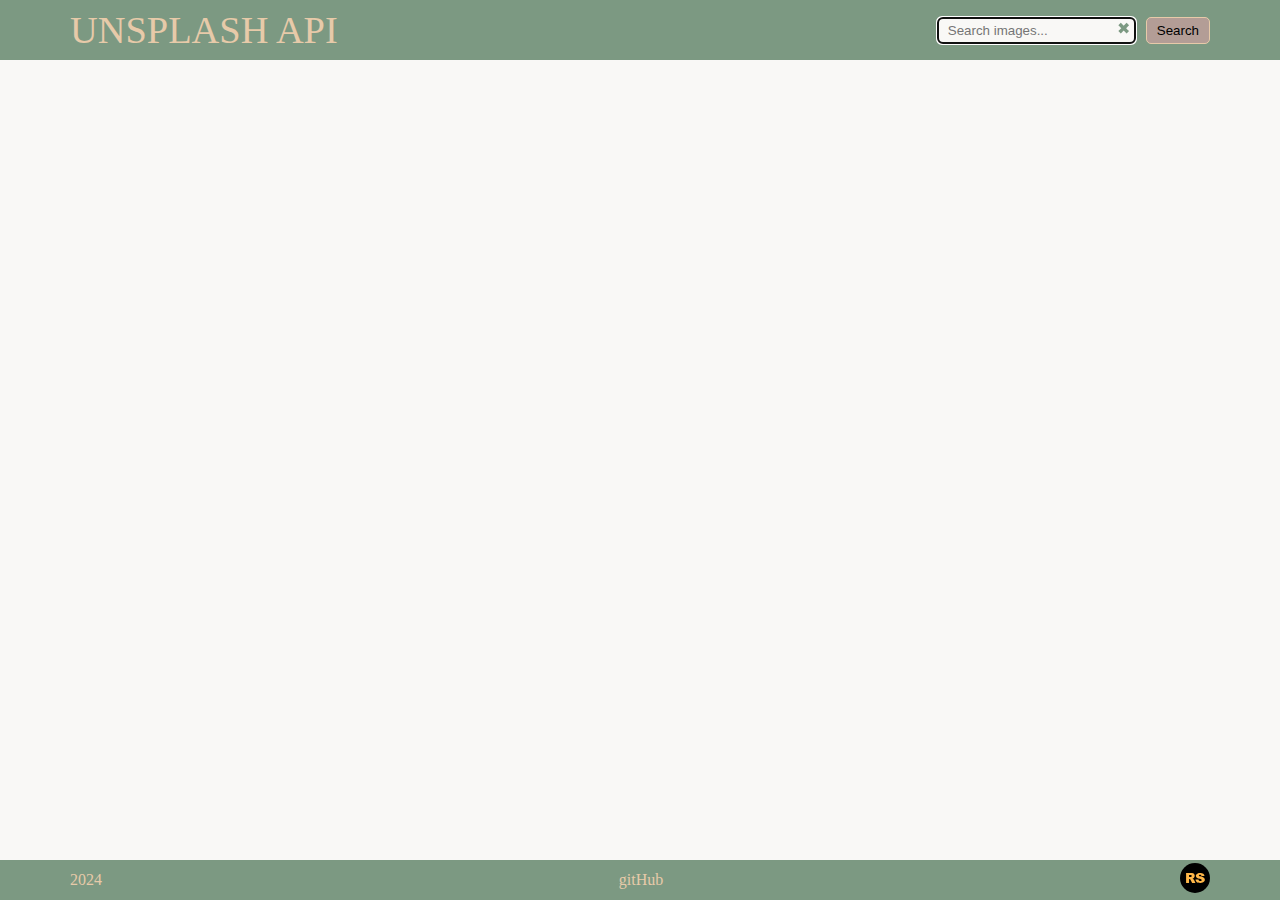
<file: image-gallery/index.html>
<!DOCTYPE html>
<html lang="en">

<head>
    <meta charset="UTF-8">
    <meta name="viewport" content="width=device-width, initial-scale=1.0">
    <title>image-gallery</title>
    <link rel="icon" href="./assets/svg/rss-logo.svg">
    <link rel="stylesheet" href="./style.css">
</head>

<body>
    <header>
        <div class="container">
            <div class="wrapper">
                <div class="logo">UNSPLASH API</div>
                <div class="search">
                    <input type="text" class="input" placeholder="Search images..." autocomplete="off">
                    <span class="clear-btn">✖</span>
                    <button class="btn">Search</button>
                </div>
            </div>
    </header>
    <main>
        <div class="container">
            <div class="gallery"></div>
        </div>
    </main>
    <footer>
        <div class="container">
            <div class="wrapper">
                <div class="data">2024</div>
                <div class="git"><a href="https://github.com/Alena1409/" target="_blank">gitHub</a></div>
                <a href="https://rs.school/courses/javascript-preschool-ru" target="_blank"><img class="school" src="./assets/svg/rss-logo.svg" alt="rss"></a>
            </div>
        </div>
    </footer>
    <script src="script.js"></script>

</body>

</html>
</file>
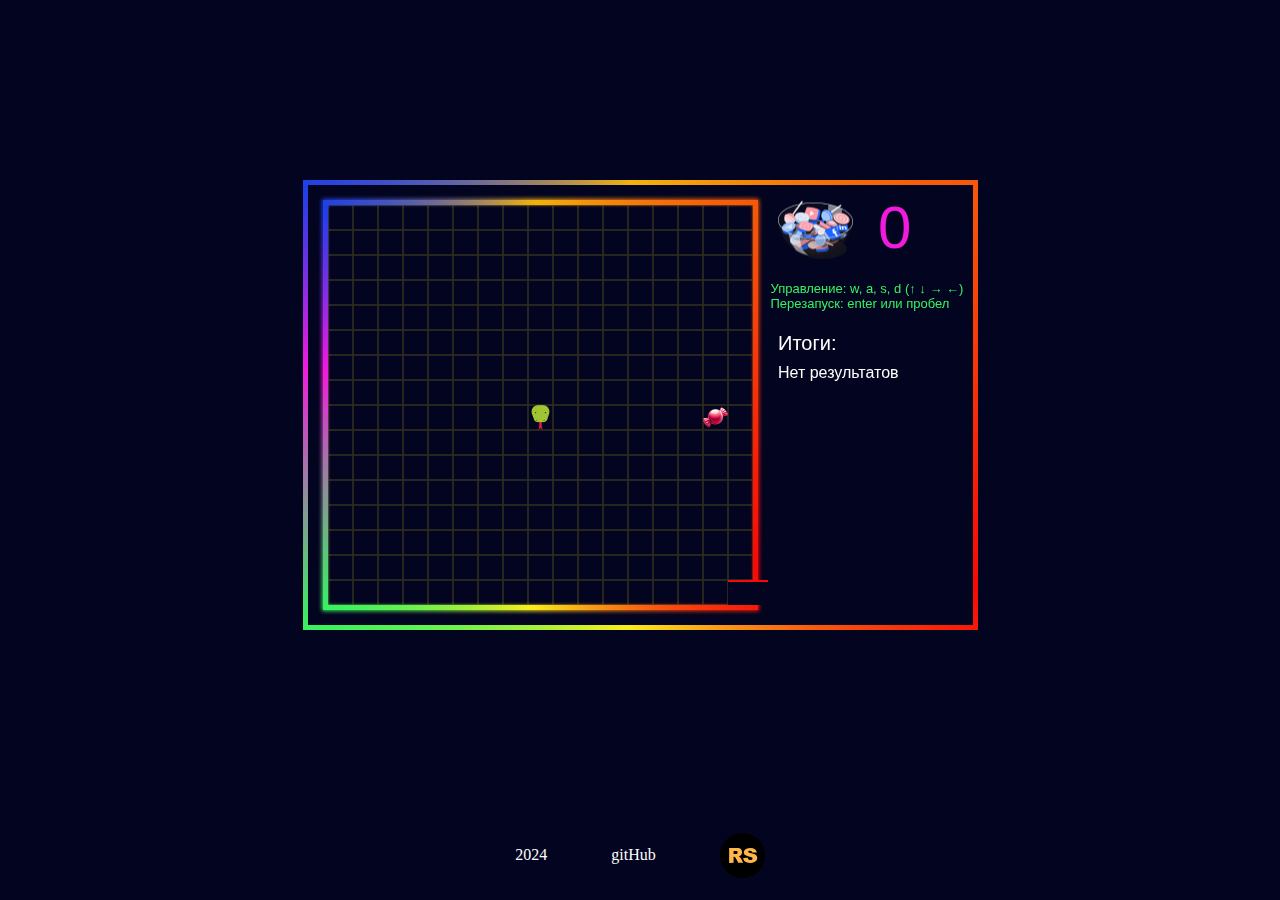
<file: random-game/index.html>
<!DOCTYPE html>
<html lang="en">

<head>
    <meta charset="UTF-8">
    <meta name="viewport" content="width=device-width, initial-scale=1.0">
    <title>random-game</title>
    <link rel="stylesheet" href="./style.css">
</head>

<body>
    <main>
        <div id="results"></div>
        <canvas class="field" width="675" height="450"></сanvas>
    </main>
    <footer>
        <div class="data">2024</div>
        <div class="git"><a href="https://github.com/Alena1409/" target="_blank">gitHub</a></div>
        <div class="logo"><a href="https://rs.school/courses/javascript-preschool-ru" target="_blank"><img class="school" src="./assets/svg/rss-logo.svg" alt="rss"></a></div>
    </footer>
    <script src="./script.js"></script>
</body>

</html>
</file>
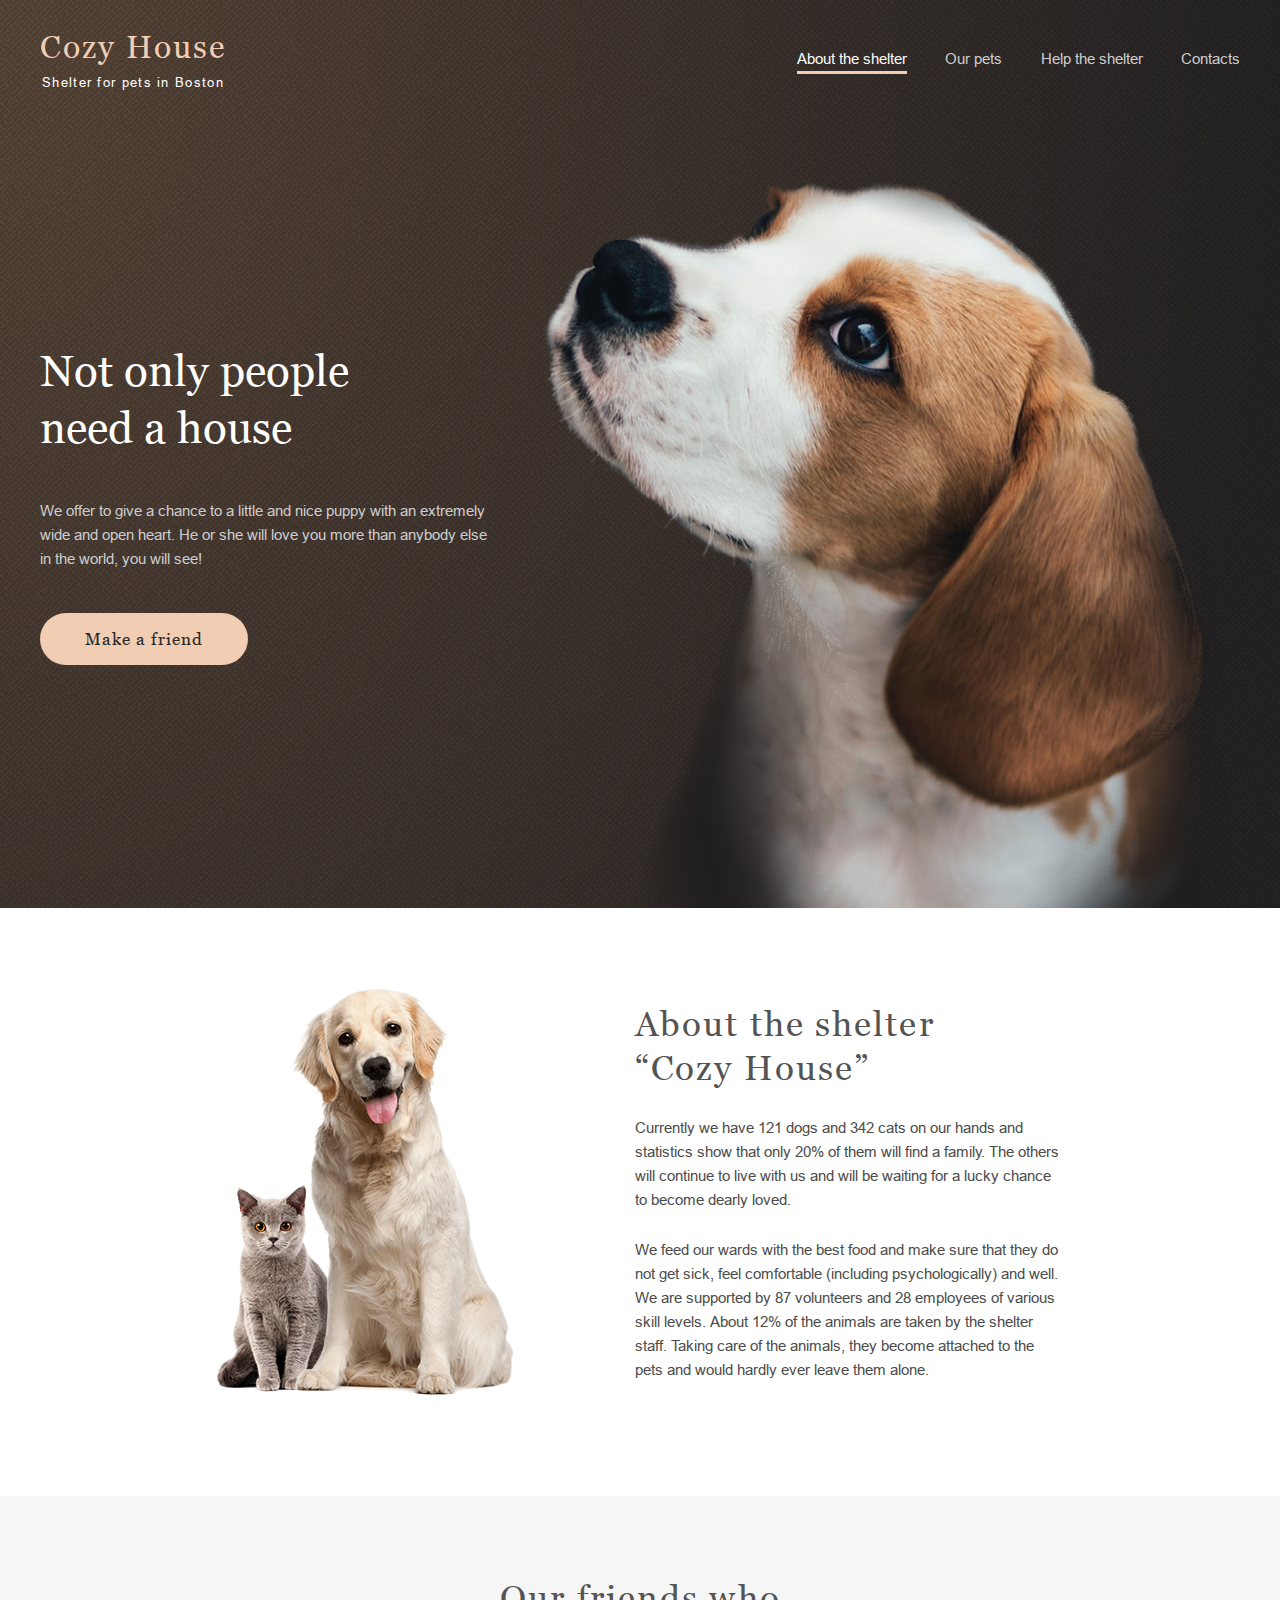
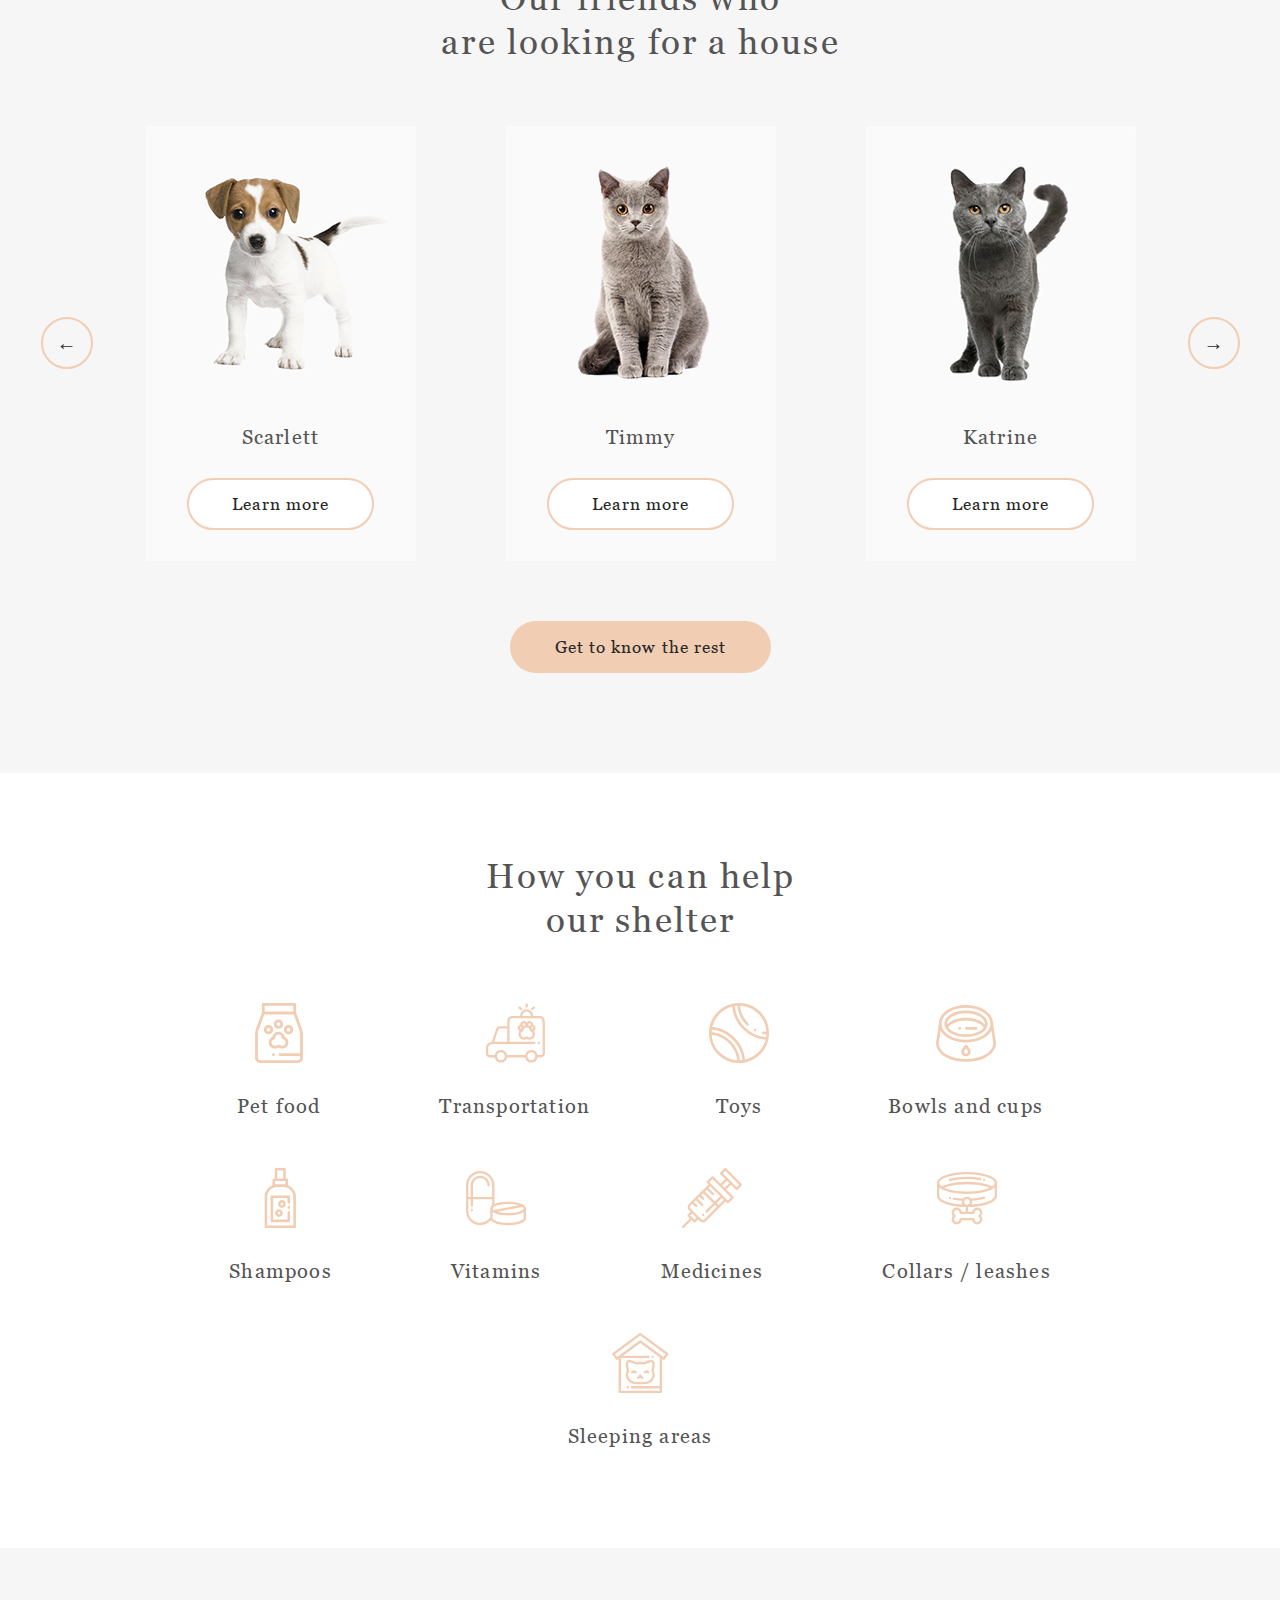
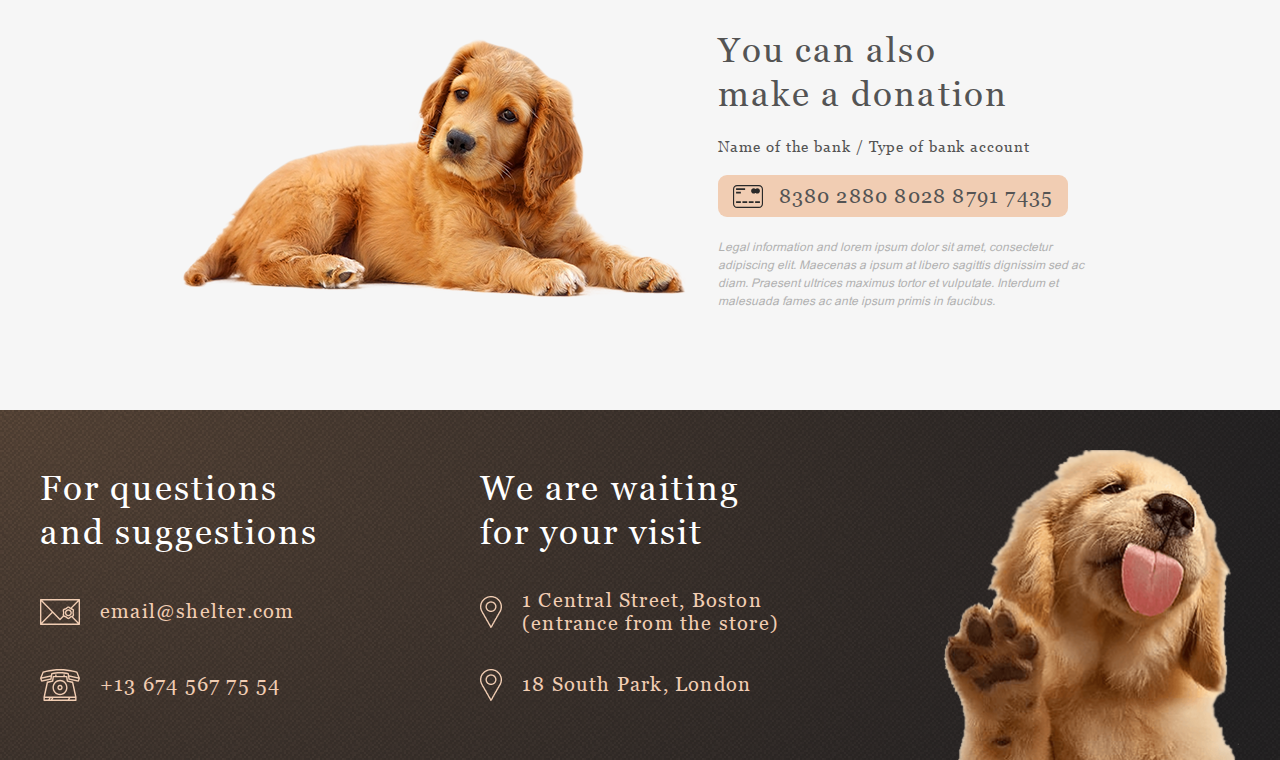
<file: shelter/index.html>
<!DOCTYPE html>
<html lang="en">

<head>
    <meta charset="UTF-8">
    <meta name="viewport" content="width=device-width, initial-scale=1.0">
    <title>Cozy House</title>
    <link rel="icon" href="assets/icons/favicon.png">
    <link rel="stylesheet" href="style.css">
</head>

<body id="body">
    <div class="start-screen">
        <div class="hiden">
            <div id="grey"></div>
            <div class="contanier">
                <header class="header"> <!-- 'Header' -->
                    <nav class="nav">
                        <a href="#" class="logo">
                            <div class="logo-title logo-title-light">Cozy House</div>
                            <div class="logo-subtitle logo-subtitle-light">Shelter for pets in Boston</div>
                        </a>
                        <div class="nav-menu">
                            <ul class="nav-menu-list">
                                <li class="nav-menu-item"><a href="index.html"
                                        class="nav-menu-link nav-menu-link-light nav-activ-light">About the
                                        shelter</a></li>
                                <li class="nav-menu-item"><a href="pets.html"
                                        class="nav-menu-link nav-menu-link-light">Our
                                        pets</a></li>
                                <li class="nav-menu-item"><a href="#id-help"
                                        class="nav-menu-link nav-menu-link-light">Help
                                        the
                                        shelter</a></li>
                                <li class="nav-menu-item"><a href="#id-footer"
                                        class="nav-menu-link nav-menu-link-light">Contacts</a></li>
                            </ul>
                        </div>
                        <div class="burger-menu burger-menu-light" id="burger"><span></span><span></span><span></span>
                        </div>
                    </nav>
                </header>
                <section class="not-only"> <!-- 'Not only' -->
                    <div class="not-only-content">
                        <h1 class="not-only-title">Not only people<br>need a house</h1>
                        <div class="subheading">We offer to give a chance to a little and nice puppy with an
                            extremely wide and open heart. He or she will love you more than anybody else in the world,
                            you
                            will see!</div>
                        <a href="#id-friends" class="btn-primary">Make a friend</a>
                    </div>
                    <img src="assets/img/start-screen-puppy.png" alt="dog" class="not-only-img">
                </section>
            </div>

        </div>
    </div>
    <main>
        <section class="about"> <!-- 'About' -->
            <div class="contanier">
                <div class="about-wrapper">
                    <img src="assets/img/about-pets.png" alt="dog and cat" class="about-img">
                    <div class="about-content">
                        <h3 class="heading">About the shelter<br>“Cozy House”</h3>
                        <p class="about-paragraf">Currently we have 121 dogs and 342 cats on our hands and statistics
                            show that only 20% of them will find a family. The others will continue to live with us and
                            will be waiting for a lucky chance to become dearly loved.</p>
                        <p class="about-paragraf">We feed our wards with the best food and make sure that they do not
                            get sick, feel comfortable (including psychologically) and well. We are supported by 87
                            volunteers and 28 employees of various skill levels. About 12% of the animals are taken by
                            the shelter staff. Taking care of the animals, they become attached to the pets and would
                            hardly ever leave them alone.</p>
                    </div>
                </div>
            </div>
        </section>
        <section id="id-friends" class="friends"> <!-- 'Our Friends' -->
            <div class="contanier">
                <div class="friends-wropper">
                    <h3 class="heading heading-friends">Our friends who <br>are looking for a house</h3>
                    <div class="friends-slider">
                        <button class="btn-ring btn-ring-normal btn-arrow btn-left">&larr;</button>
                        <div class="slider-wrapper">
                             <div class="slider">
                                <div class="cards cards-left"></div>
                                <div class="cards cards-active"></div>
                                <div class="cards cards-right"></div>
                             </div>
                        </div>
                        <button class="btn-ring btn-ring-normal btn-arrow btn-right">&rarr;</button>
                    </div>
                    <a href="pets.html" class="btn-primary ">Get to know the rest</a>
                </div>
            </div>
             <div class="pop"></div> 
        </section>
        <section id="id-help" class="help"> <!-- 'Help' -->
            <div class="contanier">
                <div class="help-content">
                    <h3 class="heading heading-help">How you can help <br> our shelter</h3>
                    <ul class="help-list">
                        <li class="help-item"><img src="assets/icons/icon-pet-food.svg" alt="Pet food"
                                class="help-list-img">
                            <p class="help-paragraf">Pet food</p>
                        </li>
                        <li class="help-item"><img src="assets/icons/icon-transportation.svg" alt="Transportation"
                                class="help-list-img">
                            <p class="help-paragraf">Transportation</p>
                        </li>
                        <li class="help-item"><img src="assets/icons/icon-toys.svg" alt="Toys" class="help-list-img">
                            <p class="help-paragraf">Toys</p>
                        </li>
                        <li class="help-item"><img src="assets/icons/icon-bowls-and-cups.svg" alt="Bowls and cups"
                                class="help-list-img">
                            <p class="help-paragraf">Bowls and cups</p>
                        </li>
                        <li class="help-item"><img src="assets/icons/icon-shampoos.svg" alt="Shampoos"
                                class="help-list-img">
                            <p class="help-paragraf">Shampoos</p>
                        </li>
                        <li class="help-item"><img src="assets/icons/icon-vitamins.svg" alt="Vitamins"
                                class="help-list-img">
                            <p class="help-paragraf">Vitamins</p>
                        </li>
                        <li class="help-item"><img src="assets/icons/icon-medicines.svg" alt="Medicines"
                                class="help-list-img">
                            <p class="help-paragraf">Medicines</p>
                        </li>
                        <li class="help-item"><img src="assets/icons/icon-collars-leashes.svg" alt="Collars / leashes"
                                class="help-list-img">
                            <p class="help-paragraf">Collars / leashes</p>
                        </li>
                        <li class="help-item"><img src="assets/icons/icon-sleeping-area.svg" alt="Sleeping area"
                                class="help-list-img">
                            <p class="help-paragraf">Sleeping areas</p>
                        </li>
                    </ul>
                </div>
            </div>
        </section>
        <section class="in-addition"> <!-- 'In addition' -->
            <div class="contanier">
                <div class="in-addition-wrapper">
                    <img src="assets/img/donation-dog.png" alt="donation-dog" class="in-addition-img">
                    <div class="in-addition-content">
                        <h3 class="heading">You can also<br>make a donation</h3>
                        <p class="in-addition-subheading">Name of the bank / Type of bank account</p>
                        <a href="#" class="credit-card-link">8380 2880 8028 8791 7435</a>
                        <p class="in-addition-paragraf">Legal information and lorem ipsum dolor sit amet, consectetur
                            adipiscing elit. Maecenas a ipsum at libero sagittis dignissim sed ac diam. Praesent
                            ultrices maximus tortor et vulputate. Interdum et malesuada fames ac ante ipsum primis in
                            faucibus.</p>
                    </div>
                </div>
            </div>
        </section>
    </main>
    <footer id="id-footer" class="footer">
        <div class="contanier">
            <div class="footer-content">
                <div class="footer-contacts">
                    <h3 class="footer-title">For questions and suggestions</h3>
                    <div class="footer-content-items">
                        <img src="assets/icons/icon-email.svg" alt="email" class="footer-content-img">
                        <a href="mailto:email@shelter.com" class="footer-content-link">email@shelter.com</a>
                    </div>
                    <div class="footer-content-items">
                        <img src="assets/icons/icon-phone.svg" alt="phone" class="footer-content-img">
                        <a href="tel:+136745677554" class="footer-content-link">+13 674 567 75 54</a>
                    </div>
                </div>
                <div class="footer-contacts">
                    <h3 class="footer-title">We are waiting for your visit</h3>
                    <div class="footer-content-items">
                        <img src="assets/icons/icon-marker.png" alt="marker" class="footer-content-img">
                        <a href="https://maps.app.goo.gl/Hzvd18Gp5HF8u6zs6"
                            class="footer-content-link footer-location-link" target="_blank">1 Central
                            Street, Boston<br>(entrance from the store)</a>
                    </div>
                    <div class="footer-content-items footer-location-items">
                        <img src="assets/icons/icon-marker.png" alt="marker" class="footer-content-img">
                        <a href=https://maps.app.goo.gl/5xVsqjpvUjGXiXJe8
                            class="footer-content-link footer-location-link" target="_blank">18 South Park,
                            London</a>
                    </div>
                </div>
                <img src="assets/img/footer-puppy.png" alt="footer-puppy" class="footer-img">
            </div>
        </div>
    </footer>
    <script src="script.js"></script>
</body>

</html>


<!-- <div class="friends-card">
                                        <img src="assets/img/pets-katrine.png" alt="Katrine" class="img-card">
                                        <p class="friends-card-paragraf">Katrine1</p>
                                        <button class="btn-secondary">Learn more</button>
                                    </div>-->
</file>
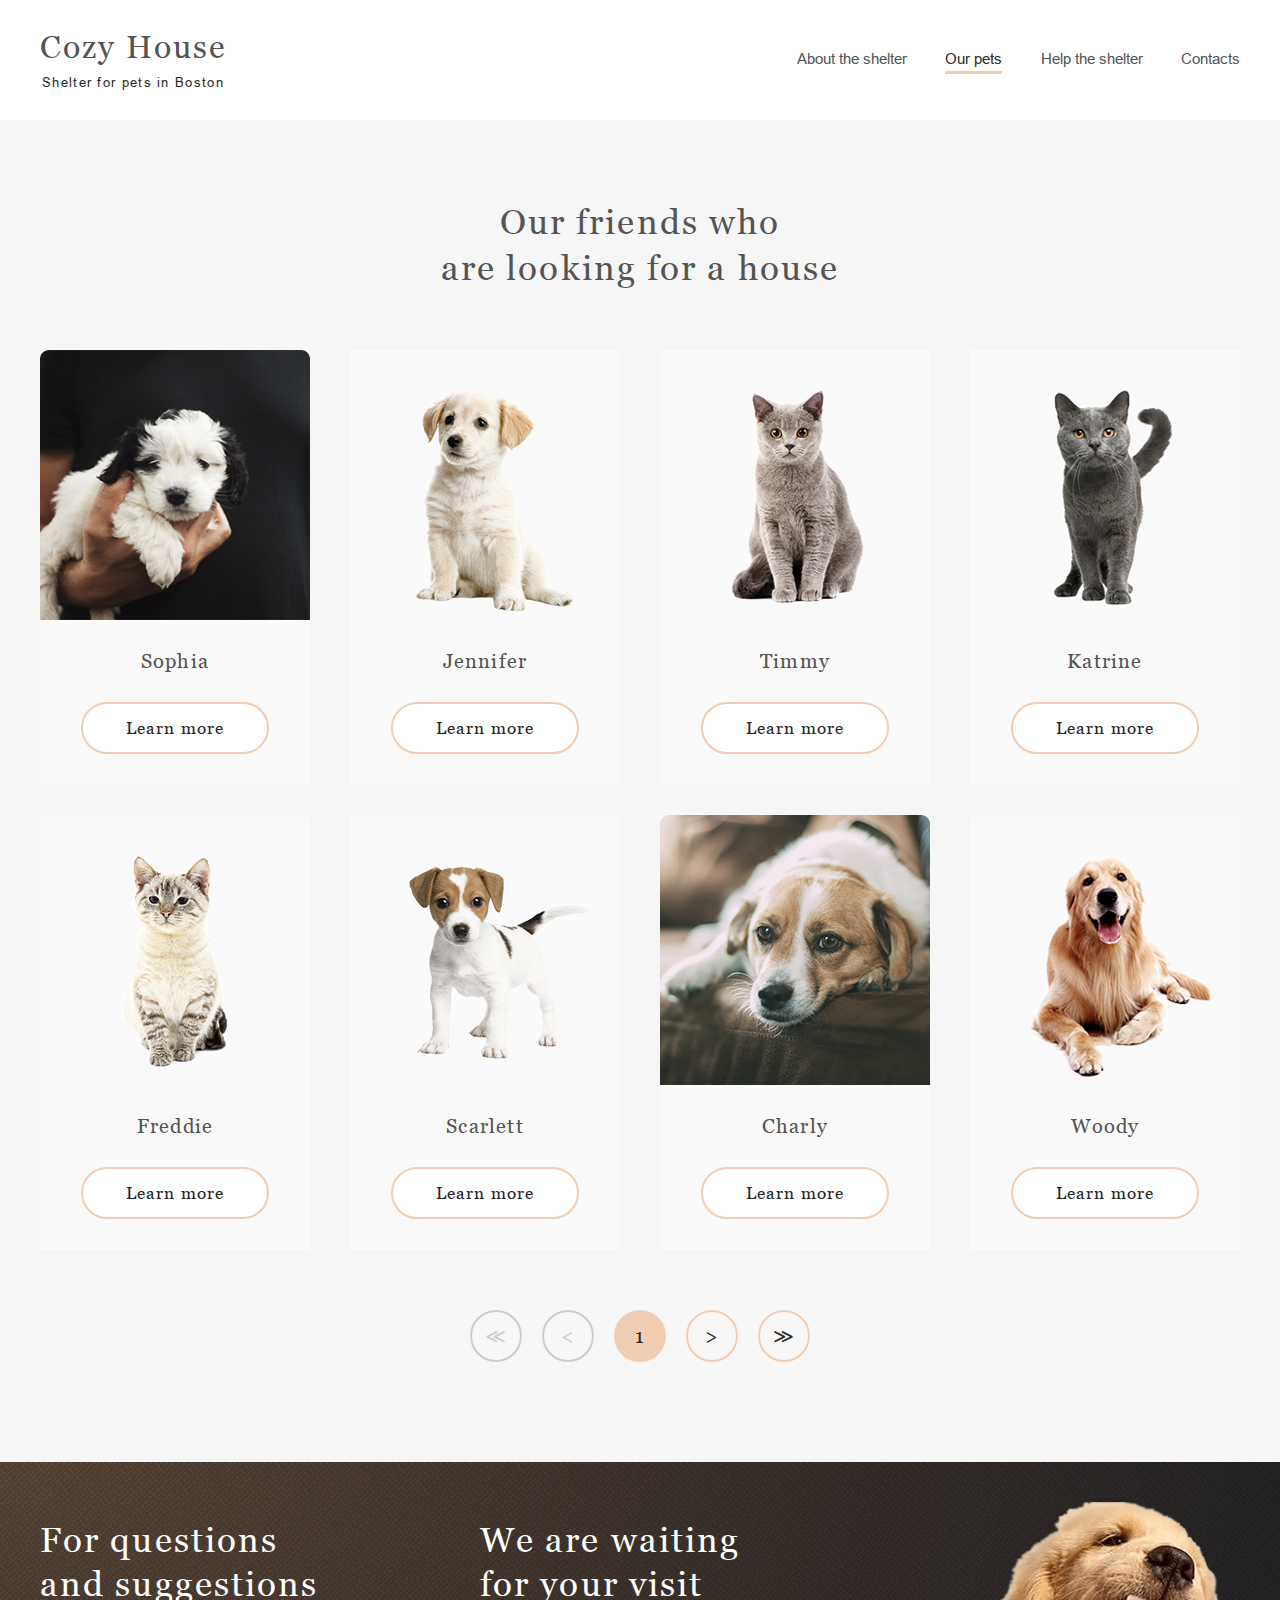
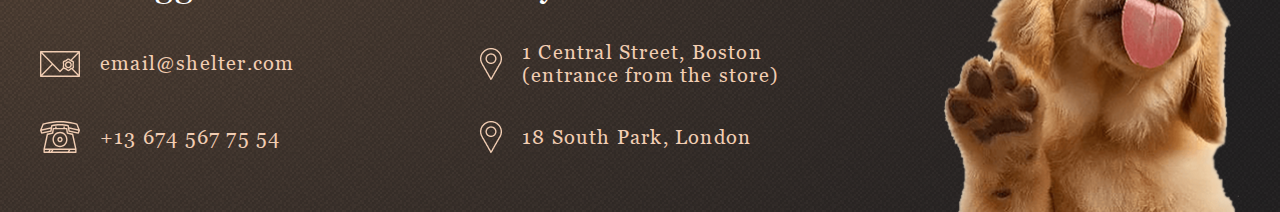
<file: shelter/pets.html>
<!DOCTYPE html>
<html lang="en">

<head>
    <meta charset="UTF-8">
    <meta name="viewport" content="width=device-width, initial-scale=1.0">
    <title>Cozy House</title>
    <link rel="icon" href="assets/icons/favicon.png">
    <link rel="stylesheet" href="style.css">
</head>

<body id="body">
    <div class="hiden">
        <div id="grey"></div>
        <header class="header-pets"> <!-- 'Header' -->
            <div class="contanier">
                <nav class="nav">
                    <a href="index.html" class="logo">
                        <div class="logo-title logo-title-dark">Cozy House</div>
                        <div class="logo-subtitle logo-subtitle-dark">Shelter for pets in Boston</div>
                    </a>
                    <div class="nav-menu">
                        <ul class="nav-menu-list">
                            <li class="nav-menu-item"><a href="index.html"
                                    class="nav-menu-link nav-menu-link-dark">About
                                    the
                                    shelter</a></li>
                            <li class="nav-menu-item"><a href="pets.html"
                                    class="nav-menu-link nav-menu-link-dark nav-activ-dark">Our
                                    pets</a></li>
                            <li class="nav-menu-item"><a href="index.html#id-help"
                                    class="nav-menu-link nav-menu-link-dark">Help the shelter</a>
                            </li>
                            <li class="nav-menu-item"><a href="#id-footer"
                                    class="nav-menu-link nav-menu-link-dark">Contacts</a></li>
                        </ul>
                    </div>
                    <div class="burger-menu burger-menu-dark" id="burger-dark"><span></span><span></span><span></span>
                    </div>
                </nav>
            </div>
        </header>
        <main>
            <section class="friends-pets"> <!-- 'Our Friends' -->
                <div class="contanier">
                    <h1 class="heading-pets">Our friends who <br>
                        are looking for a house</h1>
                    <div class="slider-pets">
                        <div class="cards-container">
                            <div class="cards-container-row">
                                
                            </div>
                        </div>
                        <div class="nav-friends">
                            <div class="btn-ring btn-ring-inactive btn-paginator-prev-start">&Lt;</div>
                            <div class="btn-ring btn-ring-inactive btn-paginator-prev">&lt;</div>
                            <div class="btn-ring btn-ring-active btn-1">1</div>
                            <div class="btn-ring btn-ring-normal btn-paginator-next">&gt;</div>
                            <div class="btn-ring btn-ring-normal btn-paginator-next-end">&Gt;</div>
                        </div>
                    </div>
                </div>

                <div class="pop"></div>


            </section>
        </main>
        <footer id="id-footer" class="footer">
            <div class="contanier">
                <div class="footer-content">
                    <div class="footer-contacts">
                        <h3 class="footer-title">For questions and suggestions</h3>
                        <div class="footer-content-items">
                            <img src="assets/icons/icon-email.svg" alt="email" class="footer-content-img">
                            <a href="mailto:email@shelter.com" class="footer-content-link">email@shelter.com</a>
                        </div>
                        <div class="footer-content-items">
                            <img src="assets/icons/icon-phone.svg" alt="phone" class="footer-content-img">
                            <a href="tel:+136745677554" class="footer-content-link">+13 674 567 75 54</a>
                        </div>
                    </div>
                    <div class="footer-contacts">
                        <h3 class="footer-title">We are waiting for your visit</h3>
                        <div class="footer-content-items">
                            <img src="assets/icons/icon-marker.png" alt="marker" class="footer-content-img">
                            <a href="https://maps.app.goo.gl/Hzvd18Gp5HF8u6zs6"
                                class="footer-content-link footer-location-link" target="_blank">1 Central
                                Street, Boston<br>(entrance from the store)</a>
                        </div>
                        <div class="footer-content-items footer-location-items">
                            <img src="assets/icons/icon-marker.png" alt="marker" class="footer-content-img">
                            <a href=https://maps.app.goo.gl/5xVsqjpvUjGXiXJe8
                                class="footer-content-link footer-location-link" target="_blank">18 South Park,
                                London</a>
                        </div>
                    </div>
                    <img src="assets/img/footer-puppy.png" alt="footer-puppy" class="footer-img">
                </div>
            </div>
        </footer>
    </div>
    <script src="script-pets.js"></script>
</body>

</html>
</file>
<file: image-gallery/style.css>
* {
    margin: 0;
    padding: 0;
    box-sizing: border-box;
}

body {
    width: 100%;
    height: 100vh;
    flex-direction: column;
    justify-content: space-between;
    align-items:center;
    background-color:#f9f8f6;
}
header {
    height: 60px;
    background-color: #7c9982;
}
main {
    width: 100%;
    height: calc(100vh - 100px);
}
.container {
    max-width: 1200px;
    height: 100%;
    margin: 0 auto;
    padding: 0 30px;
}

.wrapper {
    height: 100%;
    display: flex;
    align-items:center;
    justify-content: space-between;

}

.logo {
    color: #e7caa9;
    font-size: 3vw;
}
.search {
    display: flex;
    gap: 10px;
    position: relative;
}
.btn {
    background-color: #b39d96;
    border: #e7caa9 1px solid;
    border-radius: 5px;
    padding: 5px 10px;
    cursor: pointer;
}

.btn:hover {
    background-color: #e7caa9;
}

.input {
    background-color: #f9f8f6;
    border: #e7caa9 1px solid;
    border-radius: 5px;
    padding: 5px 10px;
}

.clear-btn {
    position: absolute;
    right: 80px; 
    top: 2px;
    cursor: pointer;
    color: #7c9982;
}

.clear-btn:hover {
    color: #e7caa9;

}

.gallery {
    width: 100%;
    height: 100%;
    display: flex;
    flex-wrap: wrap;
    justify-content: space-between;
    overflow-y: scroll;
}

.gallery-img {
    width: calc(33.33% - 10px);
    height: auto;
    margin: 5px;
}

footer {
height: 40px;
background-color: #7c9982;
}

a, .data {
    color:#e7caa9;
    text-decoration: none;

}

.school {
    width: 30px;
    height: auto;
}

@media (max-width: 1000px) {
    .gallery-img {
        width: calc(50% - 10px);
        height: auto;
    }
}

@media (max-width: 600px) {
    .gallery-img {
        width: calc(100% - 10px); 
        height: auto; 
    }
}
</file>
<file: random-game/style.css>
* {
    margin: 0;
    padding: 0;
    box-sizing: border-box;
}

body {
    height: 100vh;
    display: flex;
    justify-content: space-between;
    flex-direction: column;
    background: #03041F;
}

main {
    height: 90%;
    display: flex;
    justify-content: center;
    align-items:center;
}

footer {
    height: 10%;
    width: 100%;
    margin: 0;
    padding: 0;
    display: flex;
    gap: 5%;
    align-items: center;
    justify-content: center;
    color: #fff;
}

a {
    text-decoration: none;
    color:#fff;
}

a:hover {
    color: #CD0EFC;
}

.logo {
    height: 5vh;
    display: flex;
}

.school {
    height: 100%;
}
</file>
<file: shelter/style.css>
@font-face {
    font-family: Georgia;
    src: url(assets/fonts/georgia/Georgia.ttf);
}
@font-face {
    font-family: Arial;
    src: url(assets/fonts/arial/ofont.ru_Arial.ttf);
}
@font-face {
    font-family: Inter;
    src: url(assets/fonts/inter/Inter-Regular.ttf);
}
:root {
	--color-light-xl: #fff;
	--color-light-l: #f6f6f6;
	--color-light-s: #fafafa;
	--color-dark-s: #cdcdcd;
	--color-dark-m: #b2b2b2;
	--color-dark-l: #545454;
	--color-dark-xl: #4c4c4c;
	--color-dark-2xl: #444;
	--color-dark-3xl: #292929;
	--color-primary: #f1cdb3;
	--color-primary-light: #fddcc4;
}
:root {
    --font-family: "Georgia", sans-serif;
    --second-family: "Arial", sans-serif;
    --third-family: "Inter", sans-serif;
}

* {
    box-sizing: border-box;
    scroll-behavior: smooth;
}

body {
    min-height: 100vh;
    margin: 0;
    padding: 0;
    display: flex;
    flex-direction: column;
    justify-content: space-between;
}



.btn-primary {
    padding: 15px 45px;
    border-radius: 100px;
    background: var(--color-primary);
    text-decoration: none;
    color: var(--color-dark-3xl);
    font-family: var(--font-family);
    font-size: 17px;
    line-height: 130%;
    font-weight: 400;
    letter-spacing: 0.06em;
    transition: 0.3s;
    outline: none;
}
.btn-primary:hover {
    background: var(--color-primary-light);
}
.btn-secondary {
    padding: 13px 43px;
    border-radius: 100px;
    border: 2px solid var(--color-primary);
    text-decoration: none;
    color: var(--color-dark-3xl);
    font-family: var(--font-family);
    font-size: 17px;
    line-height: 130%;
    font-weight: 400;
    letter-spacing: 0.06em;
    background-color: var(--color-light-xl);
    transition: 0.3s;
    outline: none;
}
.btn-secondary:hover {
    background: var(--color-primary-light);
    border: none;
}

.btn-ring {
    width: 52px;
    height: 52px;
    border-radius: 100px;
    border: 2px solid var(--color-primary);
    padding: 13px 0;
    font-family: var(--font-family);
    font-weight: 400;
    font-size: 20px;
    line-height: 115%;
    letter-spacing: 0.06em;
    text-align: center;
    color: var(--color-dark-3xl);
    outline: none; 
    background-color: transparent;
    transition: 0.3s;   
}

.btn-modal {
    position: absolute;
    top: -52px;
    right: -44px;
}

.btn-ring-normal:hover {
    border-color: var(--color-primary-light);
    background: var(--color-primary-light);
}

.btn-ring-inactive {
    border: 2px solid var(--color-dark-s);
    color: var(--color-dark-s);
}

.btn-ring-active {
    background: var(--color-primary)
}


/* 
.btn-left{
    z-index: 8;
}
.btn-right{
    z-index: 8;

} */
  
.stop-scroll {
    overflow: hidden;
}

.grey {
    position: fixed;
    width: 100%;
    height: 100%;
    background:rgba(13, 13, 13, 0.6);
    z-index: 1;
}
.contanier {
    max-width: 1280px;
    margin: 0 auto;
    padding: 0 40px;
}

.hiden {
    position: relative;
    width: 100%;
    overflow-x: hidden;
}
.start-screen {
    background: url('assets/img/noise_transparent@2x.png'), radial-gradient(100% 215.42% at 0% 0%, #5B483A 0%, #262425 100%), #211F20;
}
.header {
    padding: 30px 0 0;
}
.header-pets {
    background-color: var(--color-light-xl);
    padding: 30px 0;
}
.nav {
    display: flex;
    justify-content: space-between;
    align-items: center;
}
.logo {
    width: 186px;
    height: 60px;
    display: flex;
    flex-direction: column;
    justify-content: space-between;
    align-items: center;
    text-decoration: none;
}
.logo-title {
    font-family: var(--font-family);
    font-size: 32px;
    line-height: 110%;
    letter-spacing: 0.06em;
    transition: 0.3s;
}
.logo-title-light {
    color: var(--color-primary);
}
.logo-title-dark {
    color: var(--color-dark-l);
}
.logo-subtitle {
    font-family: var(--second-family);
    font-size: 13px;
    letter-spacing: 0.1em;
    transition: 0.3s;
}
.logo-subtitle-light{
    color: var(--color-light-xl);
}
.logo-subtitle-dark {
    color: var(--color-dark-3xl);
}
.logo:hover .logo-title{ 
    color: var(--color-primary-light);
}
.logo:hover .logo-subtitle-light{ 
    color: var(--color-light-s);
}
.logo:hover .logo-subtitle-dark{ 
    color: var(--color-dark-s);
}
.nav-menu-list {
    padding: 0 0 3px 0;
    width: 443px;
    display: flex;
    justify-content: space-between;
    align-self: center;
    list-style: none;
}
.nav-menu-link {
    text-decoration: none;
    font-family: var(--second-family);
    font-size: 15px;
    line-height: 160%;
    padding-bottom: 4px;
    transition: 0.3s;
}
.nav-menu-link-light {
    color: var(--color-dark-s);
}
.nav-menu-link-dark {
    color: var(--color-dark-l);
}
.nav-menu-link-light:hover {
    color: var(--color-light-s);
}
.nav-menu-link-dark:hover {
    color: var(--color-dark-3xl);
}
.nav-activ-light {
    color: var(--color-light-s);
    border-bottom: 3px solid var(--color-primary);
    cursor: default;
}
.nav-activ-dark {
    border-bottom: 3px solid var(--color-primary);
    color: var(--color-dark-3xl);
    cursor: default;
}
.burger-menu {
    display: none;
    width: 30px;
    height: 22px;
    border: none;
    position: relative;
    z-index: 2;
    transition: transform .5s;
}
.burger-menu span {
    position: absolute;
    width: 30px;
    height: 2px;
    left: 0px;
    top: 0px;
}
.burger-menu-light span {
    background:var(--color-primary);
}

.burger-menu-dark span {
    background:#000000;
}

.burger-menu span:nth-child(2) {
    transform: translateY(10px);
}
.burger-menu span:nth-child(3) {
    transform: translateY(20px);
}

.header.open .burger-menu {
    transform: rotate(90deg);
}

.header-pets.open .burger-menu {
    transform: rotate(90deg);
}

.not-only {
    padding: 10px 0 0;
    margin: 0;
    display: flex;
    justify-content: space-between;
    align-items: center;
}   
.not-only-img {
    margin: 80px 0 0;
    max-width: 698px;
    width: 60%;
    height: auto;
    align-self: end;
}    
.not-only-content {
    width: 460px;
    height: 322px;
    display: flex;
    flex-direction: column;
    justify-content: space-between;
    align-items: start;
}
.not-only-title {
    margin: 0;
    font-family: var(--font-family);
    font-weight: 400;
    font-size: 44px;
    line-height: 130%;
    color: var(--color-light-xl);
}
.subheading {
    font-family: var(--second-family);
    font-weight: 400;
    font-size: 15px;
    line-height: 160%;
    color: var(--color-dark-s);
}  

.subheading-dark {
    font-family: var(--second-family);
    font-weight: 400;
    font-size: 15px;
    line-height: 160%;
    color: var(--color-dark-xl);
}
.about {
    padding: 80px 0 100px;
    background-color: var(--color-light-xl);
}
.about-wrapper {
    display: flex;
    justify-content: center;
    align-items: center;
}
.about-img {
    width: 300px;
    height: auto;
    margin: 0 120px 0 0;
}
.about-content {
    width: 430px;
    height: 380px;
    display: flex;
    flex-direction: column;
    justify-content: space-between;
}
.heading {
    padding: 0;
    margin: 0; 
    font-family: var(--font-family);
    font-weight: 400;
    font-size: 35px;
    line-height: 127%;
    letter-spacing: 0.06em;
    color: var(--color-dark-l);
}
.about-paragraf {
    margin-top: 25px;
    margin-bottom: 0;
    font-family: var(--second-family);
    font-weight: 400;
    font-size: 15px;
    line-height: 160%;
    color: var(--color-dark-xl);
}

/* 'Our Friends'  */

.friends {
    background-color: var(--color-light-l);
    padding: 80px 0 100px 1px; 
}
.friends-pets {
    height: 1342px;
}
.friends-wropper {
    height: 697px;
    display: flex;
    flex-direction: column;
    justify-content: space-between;
    align-items: center;
}
.heading-friends {
    width: 400px;
    text-align: center;
    padding-bottom: 1px;
}
.friends-slider {
    width: 100%;
    display: flex;
    justify-content: space-between;
    align-items: center;
}

.slider-wrapper {
    width: 990px;
    height: 435px;
    margin: 0 auto;
    display: flex;
    overflow: hidden;
}
.slider {
    display: flex;
    position: relative;
    left: -990px;
    transition: all ease 1s;
}

.cards{
    display: flex;
    gap: 90px;
}

@keyframes move-left {
    from {left: -990px;}
    to {left: 0px;}
}

.transition-left {
    animation-name: move-left;
    animation-duration: 3s;
}

@keyframes move-right {
    from {left: -990px;}
    to {left: -1980px;}
}

.transition-right {
    animation-name: move-right;
    animation-duration: 3s;
}
 
/* карточки не трогать */
    
.friends-card {
    width: 270px;
    height: 435px;
    display: flex;
    flex-direction: column;
    align-items: center;
    background-color: var(--color-light-s);
    transition: 0.3s;
}
.friends-card-paragraf {
    margin: 30px 0;
    font-family: var(--font-family);
    font-weight: 400;
    font-size: 20px;
    letter-spacing: 0.06em;
    text-align: center;
    color: var(--color-dark-l);
}
.img-card {
    width: 270px;
    height: 270px;
}
.friends-card:hover {
    background: var(--color-light-xl);
    box-shadow: 0 2px 35px 14px rgba(13, 13, 13, 0.04);

}
.friends-card:hover .btn-secondary {
    border-radius: 100px;
    padding: 15px 45px;
    background: var(--color-primary-light);
    border:none;
}

.display-none {
    display: none;
}

.modal {
    /* display: block; */
    position: fixed;
    top: 0;
    left: 0;
    width: 100%;
    height: 100%;
    background-color: rgba(41, 41, 41, 0.2);
    z-index: 900;
}

.modal-wrapper {
    position: relative;
    margin: 188px auto;
    /* box-shadow: 0 2px 35px 14px rgba(13, 13, 13, 0.04); */
    background-color: var(--color-light-s);
    border-radius: 9px;
    display: flex;
    gap: 29px;
    width: 900px;
}

.modal-img {
    width: 500px;
    height: auto;
    border-radius: 5px;
}

.modal-conten {
    margin-top: 50px;
    width: 351px;
    height: 362px;
}

.modal-heading {
    margin: 1px 2px;
    padding: 0;
    font-family: var(--font-family);
    font-weight: 400;
    font-size: 35px;
    line-height: 130%;
    letter-spacing: 0.06em;
    color: #000;
}

.modal-subheading {
    margin: 9px 2px 0;
    padding: 0;
    font-family: var(--font-family);
    font-weight: 400;
    font-size: 20px;
    line-height: 115%;
    letter-spacing: 0.06em;
    color: #000;
}

.modal-text {
    margin: 40px 0 34px 1px;
    padding: 0;
    font-family: var(--font-family);
    font-weight: 400;
    font-size: 15px;
    line-height: 113%;
    letter-spacing: 0.06em;
    color: #000;  
}
.modal-list {
    margin: 0;
    padding: 0 0 0 17px;
}

.modal-item {
    margin: 0;
    padding: 0;
    font-family: var(--font-family);
    font-weight: 400;
    font-size: 15px;
    line-height: 190%;
    letter-spacing: 0.1em;
    color: #000;
}
.modal-item span {
    font-weight: 900;
}

li::marker {
    color: var(--color-primary);
}

.active {
    display: block;
}


.help {
    background-color: var(--color-light-xl);
    padding: 80px 0 100px;
}
.help-content {
    margin: 0;
    padding: 0;
    display: flex;
    flex-direction: column;
    justify-content: space-between;
    align-items:center;
}
.heading-help {
    text-align: center;
    margin: 1px 0 60px 1px;
}
.help-list {
    margin: 0;
    padding: 0;
    display: flex;
    justify-content: center;
    flex-wrap: wrap;
    column-gap: 119px;
    row-gap: 50px;
    max-width: 1026px;
    min-height: 281px;
    list-style: none;
}
.help-item {
    padding: 0;
    margin: 0;
    text-align: center;   
}
.help-paragraf {
    margin: 0;
    padding: 0;
    text-align: center;
    font-family: var(--font-family);
    font-weight: 400;
    font-size: 20px;
    line-height: 115%;
    letter-spacing: 0.06em;
    color: var(--color-dark-l);
}
.help-list-img {
    width: 60px;
    height: 60px;
    margin-bottom: 28px;
}
.in-addition {
    background-color: var(--color-light-l);
    padding: 80px 0 100px;
}
.in-addition-wrapper {
    margin: 0  auto;
    max-width: 915px;
    display: flex;
    justify-content: space-between;
    align-items: center;
}
.in-addition-img {
    width: 505px;
    height: auto;
}
.in-addition-content {
    width: 380px;
    height: 282px;
}
.in-addition-subheading {
    margin: 22px 0 25px 0;
    background-color: var(--color-light-l);
    font-family: var(--font-family);
    font-weight: 400;
    font-size: 15px;
    line-height: 110%;
    letter-spacing: 0.06em;
    color: var(--color-dark-l);
}
.credit-card-link {
    text-decoration: none;
    padding: 10px 15px 10px 31px;
    background-color: var(--color-primary);
    border-radius: 9px;
    font-family: var(--font-family);
    font-weight: 400;
    font-size: 20px;
    line-height: 115%;
    letter-spacing: 0.06em;
    color: var(--color-dark-l);
    transition: 0.5s;
}
.credit-card-link:hover {
    color: var(--color-light-l);
}
.credit-card-link::before {
    content: url(assets/icons/credit-card.svg);
    position: relative;
    top: 5px;
    left: -16px;
}
.in-addition-paragraf {
    margin-top: 30px;
    font-family: var(--second-family);
    font-style: italic;
    font-weight: 400;
    font-size: 12px;
    line-height: 150%;
    color: var(--color-dark-m);
}
.friends-pets {
    padding: 80px 0 100px;
    background-color: var(--color-light-l);
}
.heading-pets{
    margin: 0 auto;
    padding: 0;
    font-family: var(--font-family);
    font-weight: 400;
    font-size: 35px;
    line-height: 130%;
    letter-spacing: 0.06em;
    text-align: center;
    color: var(--color-dark-l);
}
.slider-pets {
    margin: 44px 0 0;
}
.cards-container {
    width: 100%;
    height: 930px;
    margin: 0 auto 45px;
    overflow: hidden;
    padding: 15px 0;
    /* overflow: scroll; */
}
.cards-container-row {
    width: 100%;
    display: flex;
    justify-content: center;
    flex-wrap: wrap;
    gap: 30px 40px;
    position: relative;
    top: 0;
    /* transition: all ease 1s; */
}
.nav-friends {
    width: 340px;
    height: 52px;
    display: flex;
    justify-content: space-between;
    margin: 0 auto;
    padding: 0;
}

.footer {
    padding-top: 40px;
    background: url('assets/img/noise_transparent@2x.png'), radial-gradient(100% 215.42% at 0% 0%, #5B483A 0%, #262425 100%), #211F20;
}
.footer-content {
    margin: 0;
    padding: 0;
    display: flex;
    justify-content: space-between;
    align-items: start;
    flex-wrap: wrap;
}
.footer-img {
    margin: 0;
    padding: 0;
    width: 300px;
    height: auto;
}
.footer-contacts {
    height: 235px;
    margin: 16px 0 50px ;
    display: flex;
    flex-direction: column;
    justify-content: space-between;
}
.footer-title {
    width: 279px;
    font-family: var(--font-family);
    font-weight: 400;
    font-size: 35px;
    line-height: 126%;
    letter-spacing: 0.06em;
    color: var(--color-light-xl);
    margin: 0 0 0 0 ;
    padding: 0;
}
.footer-content-items {
    display: flex;
    align-items: center;
    margin: 0;
    padding: 0;
}
.footer-content-img {
    margin-right: 20px;
}
.footer-content-link {
    font-family: var(--font-family);
    font-weight: 400;
    font-size: 20px;
    line-height: 115%;
    letter-spacing: 0.06em;
    color: var(--color-primary);
    text-decoration: none;
    transition: 0.5s;
}
.footer-content-link:hover {
    color: var(--color-light-l);
}




@media (max-width: 1210px) {
    .slider-wrapper {
        width: 580px;
        /* overflow:scroll; */
    }
    /* .slider {
        width: 2440px;
    } */
    .in-addition-wrapper{
        flex-direction: column;
        margin-top: 4px;
    }
    .in-addition-content {
        order: -1;
        margin-bottom: 60px;
    }
    .footer-content {
        justify-content: center;
        gap: 12px 60px;
    }
    .footer {
        padding-top: 15px;
    }
    .friends-pets {
        height: 1733px;
    }

    .cards-container {
        padding: 0;
        height: 1365px;
        margin: 0 auto 40px;
    }

    .slider-pets {
        margin: 30px 0 0;
    }

    .modal-wrapper {
        margin: 263px auto;
        gap: 11px;
        width: 630px;
        height: 350px;
    }

    .modal-img {
        width: 350px;
        height: 350px;
    }

    .modal-conten {
        margin-top: 10px;
        width: 351px;
        height: 362px;
    }

    .modal-heading {
        font-size: 35px;
    }

    .modal-subheading {
        margin: 8px 1px 0;
        font-size: 20px;
    }

    .modal-text {
        margin: 21px 0 13px;
        font-size: 13px;
        line-height: 110%;
    }
    .modal-list {
        font-size: 15px;
    }

    .modal-item {
        line-height: 161%;        
    }

    /* ////////////// */

    .slider {
        left: -580px;
    }

    @keyframes move-left {
        from {left: -580px;}
        to {left: 0px;}
    }
    
    @keyframes move-right {
        from {left: -580px;}
        to {left: -1160px;}
    }

    .cards{
        display: flex;
        gap: 40px;
    }
    
    

}

@media (max-width: 805px) {
    .about-wrapper {
        flex-direction: column-reverse;
        justify-content: space-between;
    }
    .about-img {
        margin: 80px 0 0;
    } 
}

@media (max-width: 770px) {
    .contanier {
        padding: 0 30px;
    }
    .not-only {
        flex-direction: column;
        align-items: center;
        padding: 60px 0 0;
    }
    .not-only-content {
        margin: 0;
        flex-direction: column;
        justify-content: space-between;
        align-items: start;
    }
    .not-only-img {
        margin: 100px 0 0;
        width: 569px;
        height: auto;
        align-self: flex-end
    }
    .btn-primary {
        align-self: center;
    }

    .help-item:nth-child(1) {
        position: relative;
        left: -8px;
    }

    .help-item:nth-child(2) {
        position: relative;
        left: -11px;
    }

    .help-item:nth-child(3) {
        position: relative;
        left: -4px;
    }

    .help-item:nth-child(4) {
        position: relative;
        left: -15px;
        top: 1px;
    }

    .help-item:nth-child(5) {
        position: relative;
        left: -34px;
        top: 1px;
    }

    .help-item:nth-child(6) {
        position: relative;
        left: -18px;
        top: 1px;
    }

    .help-item:nth-child(7) {
        position: relative;
        left: 45px;
        top: 3px;
    }

    .help-item:nth-child(8) {
        position: relative;
        left: 23px;
        top: 4px;
    }

    .help-item:nth-child(9) {
        position: relative;
        left: -21px;
        top: 4px;
    }
}
@media (max-width:767px) { 
    .burger-menu {
        display: block;
    }
    .nav-menu {
        position: absolute;
        width: 320px;
        height: 100%;
        top: 0;
        right: -320px;
        background-color: var(--color-dark-3xl);
        padding: 248px 28px 248px 39px;
        transition: transform .6s;
        z-index: 1;
    }

    .nav-menu-list {
        display: flex;
        flex-direction: column;
        align-items:center;
        width: 260px;
        height: 327px;
    }
    .nav-menu-link {
        font-size: 32px;
        line-height: 160%;
    }
    .nav-menu-link-dark {
        color: var(--color-dark-s);
    } 
    .nav-activ-dark {
        color: var(--color-light-s);
        border-bottom: 3px solid var(--color-primary);
        cursor: default;
    }

    .header.open .nav-menu {
        transform: translateX(-100%);
    }

    .header-pets.open .nav-menu {
        transform: translateX(-100%);
        z-index: 1;
    }

    .header-pets.open .burger-menu-dark span {
        color: var(--color-primary);
    }

    .modal-wrapper {
        margin: 221px auto;
        width: 240px;
        height: 341px;
    }

    .modal-img {
        display: none;
    }

    .modal-conten {
        width: 351px;
        height: 362px;
        margin: 10px;

    }

    .modal-heading {
        text-align: center;
    }

    .modal-subheading {
        margin: 8px 1px 0;
        text-align: center;
    }

    .modal-text {
        margin: 21px 0 17px;
        text-align: justify;
    }

    .btn-modal {
        top: -53px;
        right: -31px;
    }
}

@media (max-width: 750px) {
    .friends {
        padding: 42px 0;
    }
    .friends-wropper {
        height: 707px;
    }
    .friends-slider {
        width: 300px;
        height: 512px;
        padding: 8px 0 0px;
        flex-wrap: wrap;
        justify-content: center;
        align-items: start;
        margin-bottom: 15px;
    }
    .slider-wrapper {
        width: 270px;
        order: -1;
    }
    .slider {
        width: 2160px;
    }
    .heading-friends {
        width: 100%;
        text-align: center;
    }
    .btn-arrow {
        margin: 19px 40px 0 ;
    }

 /* ///////////////////////////// */

    .slider {
        left: -270px;
    }

    @keyframes move-left {
        from {left: -270px;}
        to {left: 0px;}
    }
    
    @keyframes move-right {
        from {left: -270px;}
        to {left: -540px;}
    }

    .cards{
        gap: 0px;
    }
}

@media (max-width: 720px) {
    .not-only-content {
        max-width: 460px;
        width: 100%;
        text-align: center;
    }
    .not-only-title {
        align-self: center;
        font-size: 35px;
    }
    .not-only-img {
        max-width: 569px;
        width: 100%;
        height: auto;
    }
    .in-addition-img {
        width: 260px;
    }
}
@media (max-width: 480px) {
    .about {
        padding: 42px 0;
    }
    .about-content {
        margin: 0 0 77px 0;
        width: 100%;
    }
    .heading {
        font-size: 25px;
        line-height: 130%;
        text-align: center;
    }
    .about-paragraf {
        padding: 0 15px;
        text-align: justify;
    }
    .about-img {
        width: 260px;
    }
    .heading-help {
        width: 290px;
        justify-content: space-between;
        gap: 30px;
    }
    .help {
        padding: 42px 0;
    }
    .help-list {
        margin-top: -20px;
        padding: 0 15px;
        column-gap: 60px;
        row-gap: 30px;
        justify-content: space-between;
    }
    .help-list-img {
        width: 50px;
        height: 50px;
        margin-bottom: 17px;
    }
    .help-paragraf {
        font-size: 15px;
        line-height: 110%;
        text-align: center;
    }
    .in-addition {
        padding: 37px 0 42px;
    }
    .in-addition-wrapper {
        width: 300px;
        align-items:center
    }
    .in-addition-content {
        width: 100%;
    }
    .in-addition-subheading {
        text-align: center;
        margin: 25px auto 26px;
        font-size: 13px;
    }
    .credit-card-link {
        margin-left: 10px;
        font-size: 15px;
        padding: 12px 15px 12px 27px;
    }
    .credit-card-link::before {
        top: 5px;
        left: -12px;
    }
    .in-addition-paragraf {
        width: 280px;
        text-align: justify;
        margin-top: 33px;
        margin-left: 10px;
    }
    .in-addition-img {
        margin-top: -20px;
    }
    .footer-title {
        font-size: 25px;
        text-align: center;
    }
    .footer-content {
        width: 100%;
    }
    .footer-content-items {
        margin-top: 40px;
    }
    .footer-contacts {
        height: none;
        margin: 0 0 13px 0;
        padding-top: 16px;
        justify-content: start;
        align-items: center;
    }
    .footer-content {
        gap: 0;
    }
    .footer-img {
        width: 260px;
        margin-top: 30px;
    }
    .footer-location-items {
        align-self: start;
    }
    .friends-pets {
        height: 1649px;
        padding: 42px 0 0 0;
    }
    .heading-pets {
        font-size: 25px;
    }
    .slider-pets {
        margin: 40px 0 0;
    }
    .nav-friends {
        width: 300px;
        height: 52px;
    }
    .cards-container {
        margin: 0 auto 42px;
    }
}


@media (max-width: 350px) {
    .contanier {
        padding: 0 10px;
    }
    .nav {
        margin: 0 10px;
    }
    .not-only-content {
        height: 296px;
    }
    .not-only-title {
        width: 100%;
        font-size: 25px;
        line-height: 130%;
        letter-spacing: 0.06em;
        text-align: center;
    }
    .not-only-img {
        margin: 105px 0 0;
        max-width: 260px;
        width: 100%;
        height: auto;
    }

    .help-item:nth-child(1) {
        position: relative;
        left: 25px;
    }

    .help-item:nth-child(2) {
        position: relative;
        left: 1px;
    }

    .help-item:nth-child(3) {
        position: relative;
        left: 29px;
    }

    .help-item:nth-child(4) {
        position: relative;
        left: 4px;
        top: 0;
    }

    .help-item:nth-child(5) {
        position: relative;
        left: 16px;
        top: -1px;
    }

    .help-item:nth-child(6) {
        position: relative;
        left: -20px;
        top: -1px;
    }

    .help-item:nth-child(7) {
        position: relative;
        left: 17px;
        top: -1px;
    }

    .help-item:nth-child(8) {
        position: relative;
        left: 7px;
        top: -1px;
    }

    .help-item:nth-child(9) {
        position: relative;
        left: 1px;
        top: -2px;
    }
}

.hidenn {
    display: none;
}
</file>
